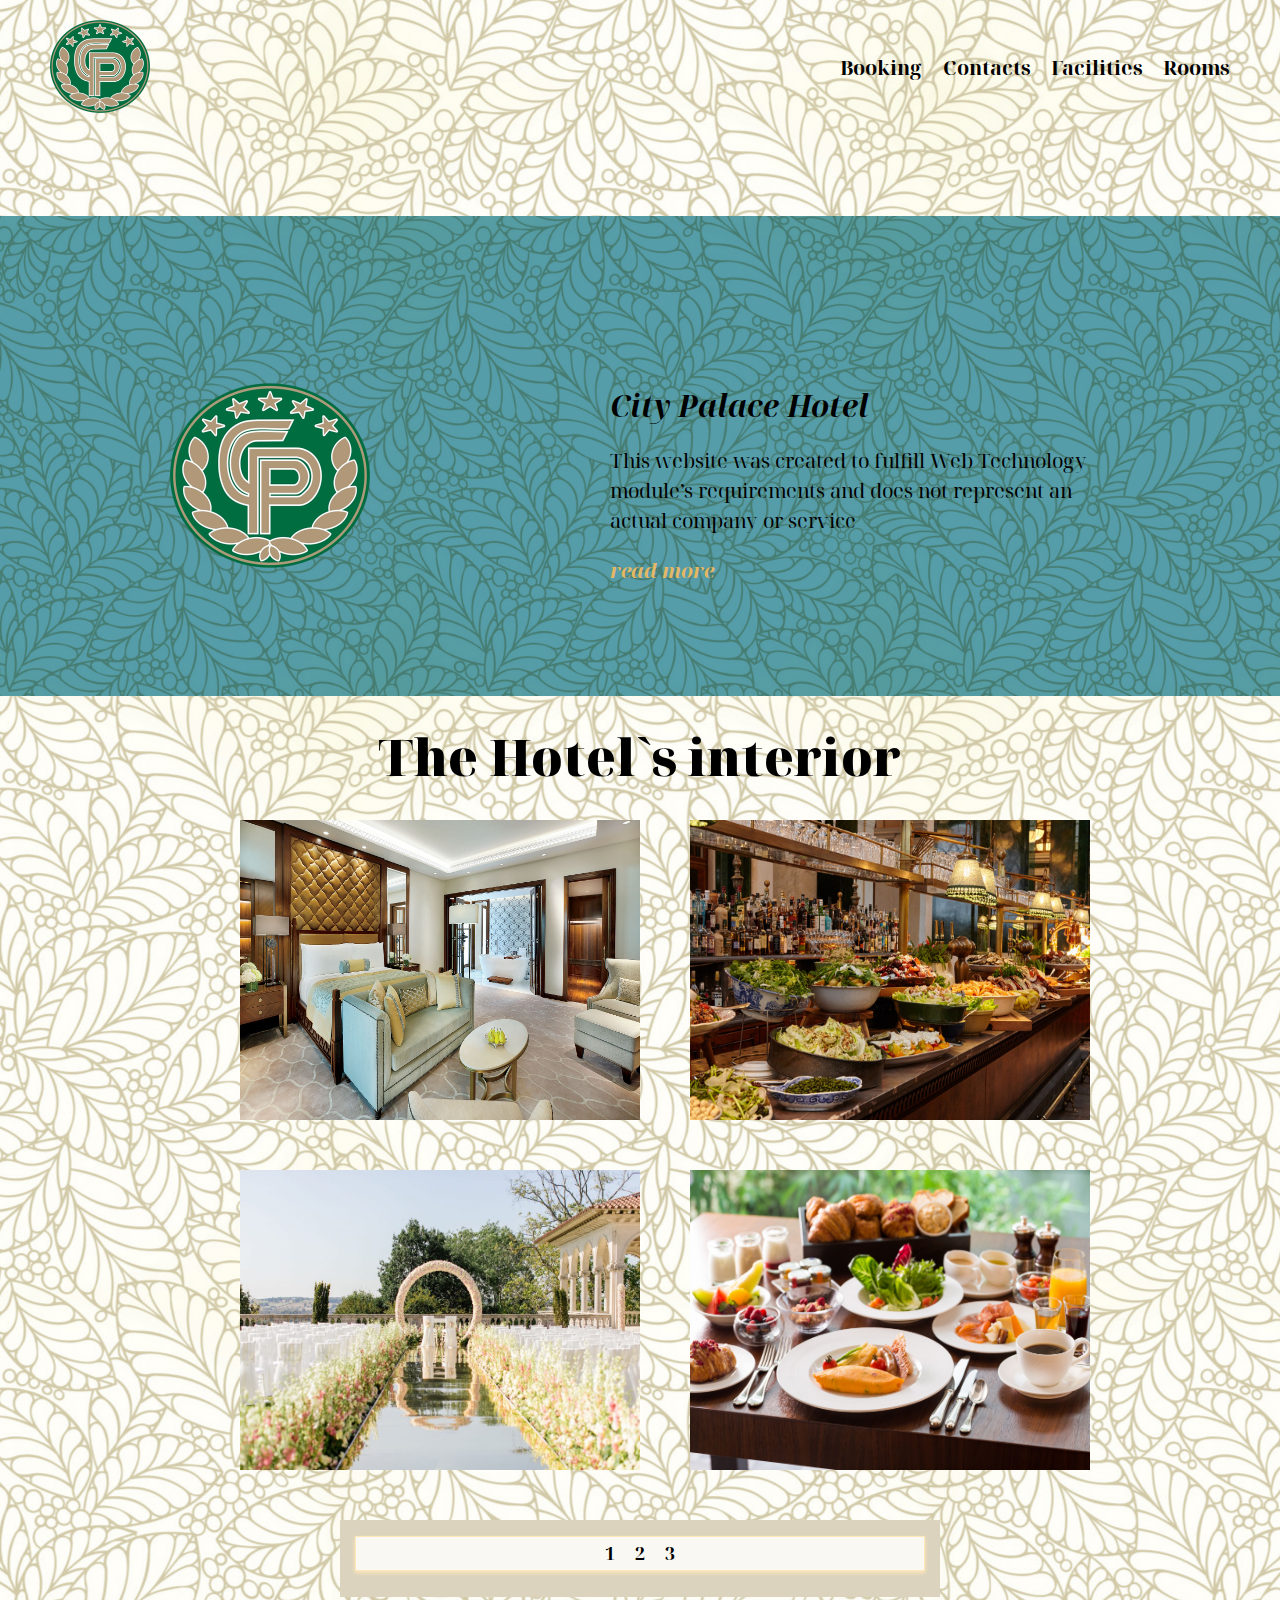
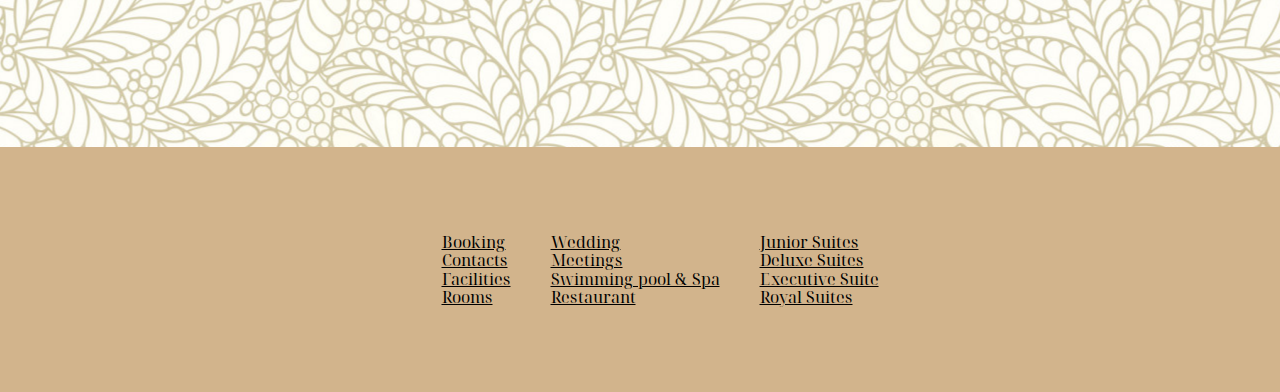
<file: index.html>
<!DOCTYPE html>
<html lang="en">
<head>
    <meta charset="UTF-8">
    <meta http-equiv="X-UA-Compatible" content="IE=edge">
    <meta name="viewport" content="width=device-width, initial-scale=1.0">
    <title>Home page</title>
    <link href="https://fonts.googleapis.com/css2?family=Noto+Serif+Display:ital,wght@0,400;0,700;0,900;1,400;1,900&display=swap" rel="stylesheet">
    <link rel="stylesheet" href="css/normalize.css">
    <link rel="stylesheet" href="css/styles.css">
    <link rel="stylesheet" href="css/tabs.css">
</head>
<body>
    <div class="header">
        <div class="wrapper">
            <div class="header_nav">
                <div class="nav">
                    <a href="index.html"><img class="logo" src="img/logo.png" alt=""></a>
                    <ul class="nav_items">
                        <li><a href="booking.html">Booking</a></li>
                        <li><a href="contacts.html">Contacts</a></li>
                        <li><a href="facilities.html">Facilities</a></li>
                        <li><a href="rooms.html">Rooms</a></li>
                    </ul>
                </div>
            </div>
        </div>
        <div class="text-block">
            <div class="wrapper">
                <div class="text-block_item">
                    <img src="img/logo.png" alt="">
                    <div class="text"><i><h2>City Palace Hotel</h2></i>
                        <p class="p">This website was created to fulfill Web Technology 
                          module’s requirements and does not represent an actual company or service</p>
                        <strong><i><a href="">read more</a></i></strong>
                    </div>
                    
                </div>
            </div>
        </div>
    </div>

    <h1>The Hotel`s interior</h1>
    <div class="home-content">
        <div class="wrapper">
            <div class="photo_gallery">
                <img src="img/deluxe suite.jpeg" alt="">
                <img src="img/food3.jpg" alt="">
                <img src="img/weeding2.jpg" alt="">
                <img src="img/break2.jpeg" alt="">
            </div>
        </div>
    </div>
      
    
    <div class="tabs-block">
        <div class="wrapper">
            <div class="tabss">
                <div class="container">

                    <div class="tabs">
                    <div id="content-1">
                        <img class='location'src="img/citypalaceindex.jpg" alt="">
                    </div>
                    <div id="content-2">
                        <img class='location'src="img/Otel-City-Palace-.jpg" alt="">
                    </div>
                    <div id="content-3">
                        <img class='location'src="img/ctp.jpg" alt="">
                    </div>
                
                    <div class="tabs__links">
                        <a href="#content-1">1</a>
                        <a href="#content-2">2</a>
                        <a href="#content-3">3</a>
                    </div>
                </div>
            
            </div>
        </div>
        </div>
        
    </div>
    
      </div>


    
    <footer>
        <div class="wrapper">
            <div class="footer">
                <ul class="f_nav_items">
                    <li><a href="booking.html">Booking</a></li>
                    <li><a href="contacts.html">Contacts</a></li>
                    <li><a href="facilities.html">Facilities</a></li>
                    <li><a href="rooms.html">Rooms</a></li>
                </ul>

                <ul>
                    <li><a href="facilities.html#content-1">Wedding</a></li>
                    <li><a href="facilities.html#content-2">Meetings</a></li>
                    <li><a href="facilities.html#content-3">Swimming pool & Spa</a></li>
                    <li><a href="facilities.html#content-4">Restaurant</a></li>
                </ul>

                <ul>
                    <li><a href="rooms.html#1">Junior Suites</a></li>
                    <li><a href="rooms.html#2">Deluxe Suites</a></li>
                    <li><a href="rooms.html#3">Executive Suite</a></li>
                    <li><a href="rooms.html#4">Royal Suites</a></li>
                </ul>

               
            </div>
            
        </div>
        
    </footer>
    
    
    

    
    
</body>
</html>
</file>
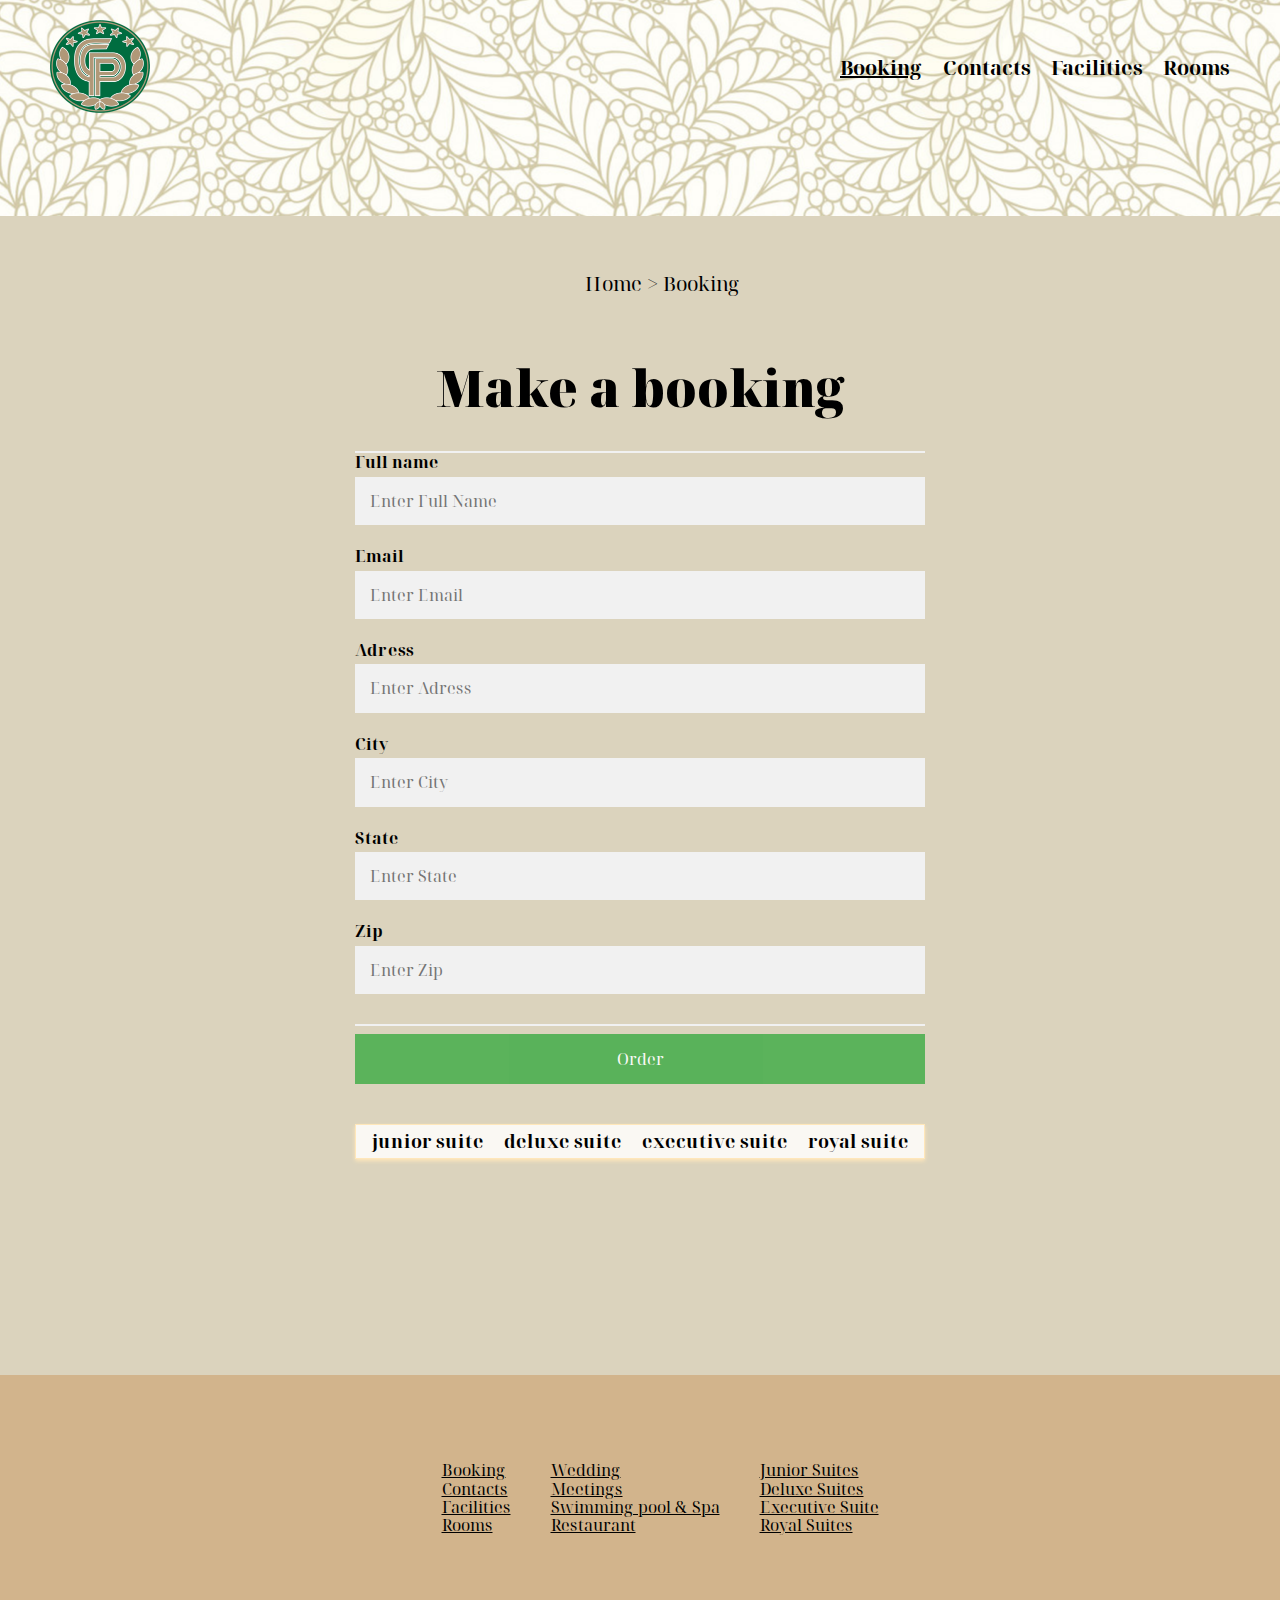
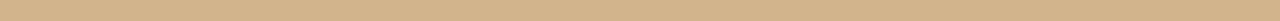
<file: booking.html>
<!DOCTYPE html>
<html lang="en">
<head>
	<meta charset="UTF-8">
    <meta http-equiv="X-UA-Compatible" content="IE=edge">
    <meta name="viewport" content="width=device-width, initial-scale=1.0">
    <title>Home page</title>
    <link href="https://fonts.googleapis.com/css2?family=Noto+Serif+Display:ital,wght@0,400;0,700;0,900;1,400;1,900&display=swap" rel="stylesheet">
    <link rel="stylesheet" href="css/normalize.css">
    <link rel="stylesheet" href="css/styles.css">
    <link rel="stylesheet" href="css/tabs.css">
</head>
    <body>
        <div class="header">
            <div class="wrapper">
                <div class="header_nav">
                    <div class="nav">
                        <a href="index.html"><img class="logo" src="img/logo.png" alt=""></a>
                        <ul class="nav_items">
                            <li><a href="booking.html" id='active_page'>Booking</a></li>
                            <li><a href="contacts.html">Contacts</a></li>
                            <li><a href="facilities.html">Facilities</a></li>
                            <li><a href="rooms.html">Rooms</a></li>
                        </ul>
                    </div>
                </div>
            </div>
        </div>


        <div class="booking">
			<div class="wrapper">

				<div class="page_nav">
					<ul>
						<li><a href="index.html">Home  ></a></li>
						<li><a href="booking.html">Booking</a></li>
					</ul>
				</div>

				<form action="#">
					<div class="container">
						<h1>Make a booking</h1>
						
						<hr>
						
						<label for="psw"><b>Full name</b></label>
						<input type="text" placeholder="Enter Full Name" name="psw" required>
			
						<label for="email"><b>Email</b></label>
						<input type="text" placeholder="Enter Email" name="email" required>
					
						<label for="psw"><b>Adress</b></label>
						<input type="text" placeholder="Enter Adress" name="psw" required>
					
						<label for="psw-repeat"><b>City</b></label>
						<input type="password" placeholder="Enter City" name="psw-repeat" required>
			
						<label for="email"><b>State</b></label>
						<input class='statezip' type="text" placeholder="Enter State" name="text" required>
			
						<label for="email"><b>Zip</b></label>
						<input class='statezip' type="text" placeholder="Enter Zip" name="text" required>
						<hr>
						
					
						<button type="submit" class="registerbtn">Order</button>
					</div>
                
                
            	</form>
    
		
				<div class="tabss">
						<div class="container">
			
							<div class="tabs">
							<div id="content-1">
								<h3>Junior suite</h3>
								<p>		commodious suites: 520sq ft (48m2)
									Complimentary Wi-Fi <br>
									24-hour room service</p>
								
							</div>
							<div id="content-2">
								<h3>Executive suite</h3>
								<p>	One bedroom and lounge: 860 sq ft (80m2)
									24-hour room service<br>
									Complimentary Wi-Fi</p>
							</div>
							<div id="content-3">
								<h3>Deluxe suite</h3>
								<p>One bedroom: 800 sq ft (74m2)<br>
									Around five-bedroom suites available<br>
									Complimentary Wi-Fi<br>
									24-hour room service</p>
							</div>
							<div id="content-4">
								<h3>Royal suite</h3>
								<p>One bedroom and lounge: 1000 sq ft (92m2)
									Complimentary Wi-Fi<br>
									24-hour room service<br>
									Interconnecting suites available</p>
							</div>
						
							<div class="tabs__links">
								<a href="#content-1">junior suite</a>
								<a href="#content-2">deluxe suite</a>
								<a href="#content-3">executive suite</a>
								<a href="#content-4">royal suite</a>
							</div>
							
						
						</div>
					</div>
				</div>
			</div>
        </div>
			
		<footer>
			<div class="wrapper">
				<div class="footer">
					<ul class="f_nav_items">
						<li><a href="booking.html">Booking</a></li>
						<li><a href="contacts.html">Contacts</a></li>
						<li><a href="facilities.html">Facilities</a></li>
						<li><a href="rooms.html">Rooms</a></li>
					</ul>
	
					<ul>
						<li><a href="facilities.html#content-1">Wedding</a></li>
						<li><a href="facilities.html#content-2">Meetings</a></li>
						<li><a href="facilities.html#content-3">Swimming pool & Spa</a></li>
						<li><a href="facilities.html#content-4">Restaurant</a></li>
					</ul>
	
					<ul>
						<li><a href="rooms.html#1">Junior Suites</a></li>
						<li><a href="rooms.html#2">Deluxe Suites</a></li>
						<li><a href="rooms.html#3">Executive Suite</a></li>
						<li><a href="rooms.html#4">Royal Suites</a></li>
					</ul>
	
					
				</div>
				
			</div>
			
		</footer>
        
    </body>
</html>
</file>
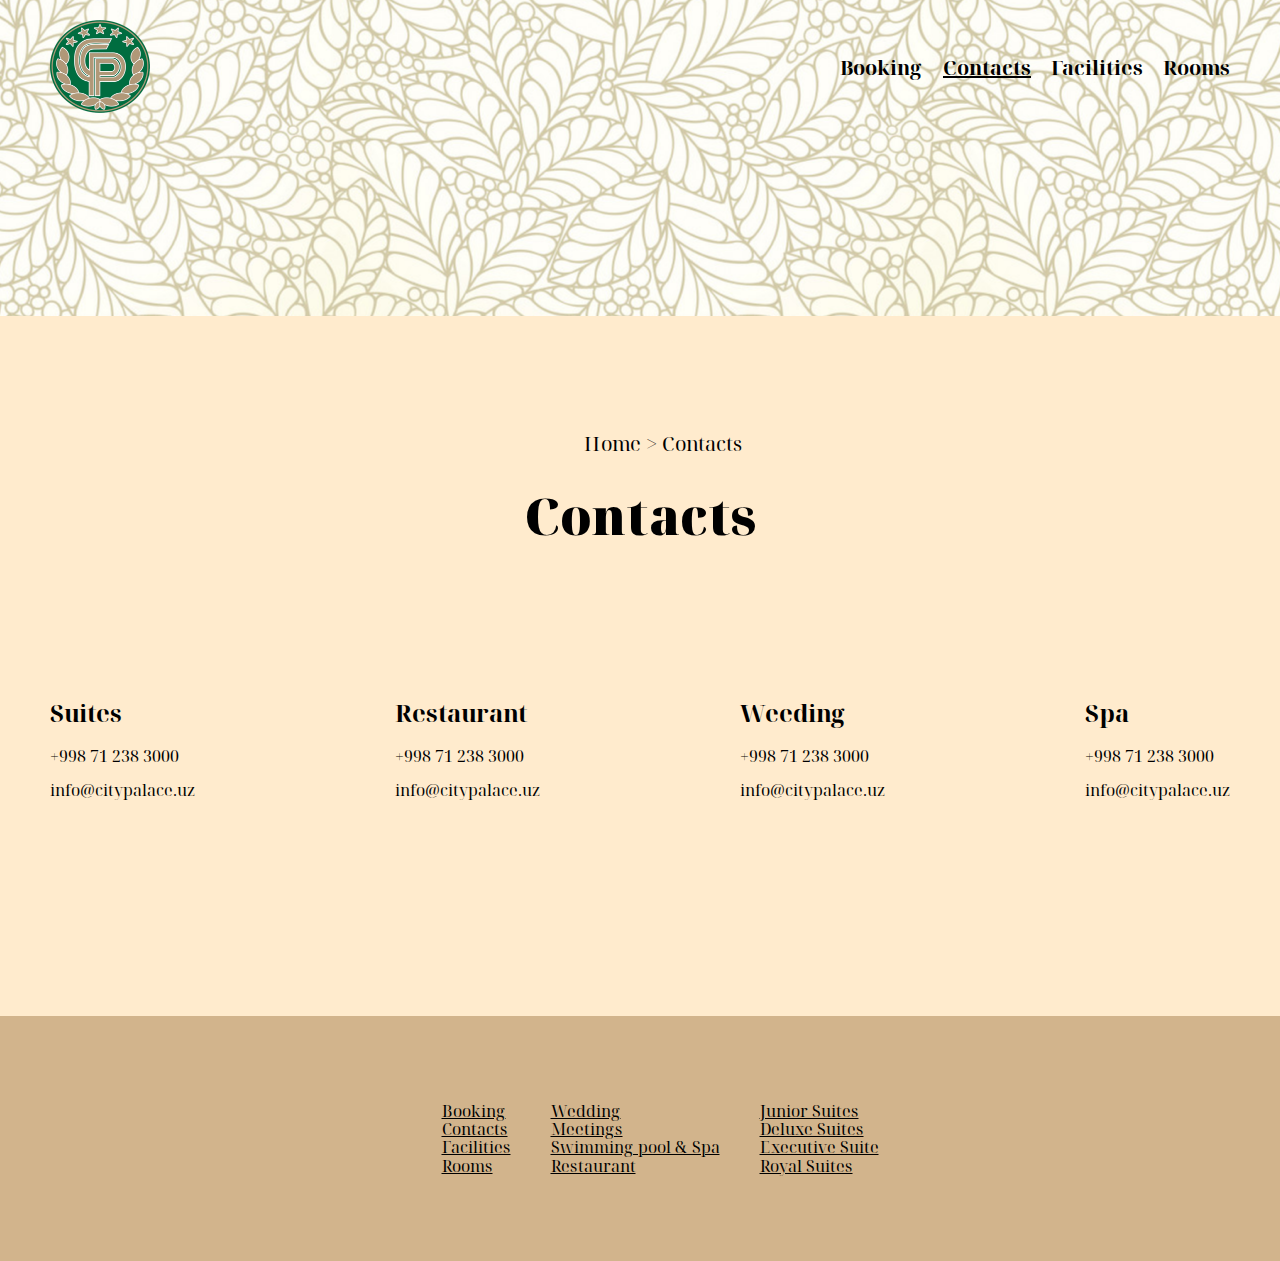
<file: contacts.html>
<!DOCTYPE html>
<html lang="en">
<head>
    <meta charset="UTF-8">
    <meta http-equiv="X-UA-Compatible" content="IE=edge">
    <meta name="viewport" content="width=device-width, initial-scale=1.0">
    <title>Home page</title>
    <link href="https://fonts.googleapis.com/css2?family=Noto+Serif+Display:ital,wght@0,400;0,700;0,900;1,400;1,900&display=swap" rel="stylesheet">
    <link rel="stylesheet" href="css/normalize.css">
    <link rel="stylesheet" href="css/styles.css">
    <link rel="stylesheet" href="css/tabs.css">
</head>
<body>
    <div class="header">
        <div class="wrapper">
            <div class="header_nav">
                <div class="nav">
                    <a href="index.html"><img class="logo" src="img/logo.png" alt=""></a>
                    <ul class="nav_items">
                        <li><a href="booking.html">Booking</a></li>
                        <li><a href="contacts.html" id='active_page'>Contacts</a></li>
                        <li><a href="facilities.html">Facilities</a></li>
                        <li><a href="rooms.html">Rooms</a></li>
                    </ul>
                </div>
            </div>
        </div>
    </div>

    <div class="contacts">
        <div class="wrapper">
            <div class="page_nav">
                <ul>
                    <li><a href="index.html">Home  ></a></li>
                    <li><a href="contacts.html">Contacts</a></li>
                </ul>
            </div>

            <h1>Contacts</h1>
            <div class="contact-box_upper">
                <div class="contacts-box">
                    <h2>Suites</h2>
                    <p> +998 71 238 3000
                        </p>
                    <p>info@citypalace.uz</p>
                </div>
                <div class="contacts-box">
                    <h2>Restaurant</h2>
                    <p> +998 71 238 3000</p>
                    <p> info@citypalace.uz</p>
                </div>
                <div class="contacts-box">
                    <h2>Weeding</h2>
                    <p> +998 71 238 3000</p>
                    <p>info@citypalace.uz</p>
                </div>
                <div class="contacts-box">
                    <h2>Spa</h2>
                    <p> +998 71 238 3000</p>
                    <p> info@citypalace.uz</p>
                </div>
            </div>
            
        </div>
    </div>

    <footer>
        <div class="wrapper">
            <div class="footer">
                <ul class="f_nav_items">
                    <li><a href="booking.html">Booking</a></li>
                    <li><a href="contacts.html">Contacts</a></li>
                    <li><a href="facilities.html">Facilities</a></li>
                    <li><a href="rooms.html">Rooms</a></li>
                </ul>

                <ul>
                    <li><a href="facilities.html#content-1">Wedding</a></li>
                    <li><a href="facilities.html#content-2">Meetings</a></li>
                    <li><a href="facilities.html#content-3">Swimming pool & Spa</a></li>
                    <li><a href="facilities.html#content-4">Restaurant</a></li>
                </ul>

                <ul>
                    <li><a href="rooms.html#1">Junior Suites</a></li>
                    <li><a href="rooms.html#2">Deluxe Suites</a></li>
                    <li><a href="rooms.html#3">Executive Suite</a></li>
                    <li><a href="rooms.html#4">Royal Suites</a></li>
                </ul>

               
            </div>
            
        </div>
        
    </footer>
</body>
</html>
</file>
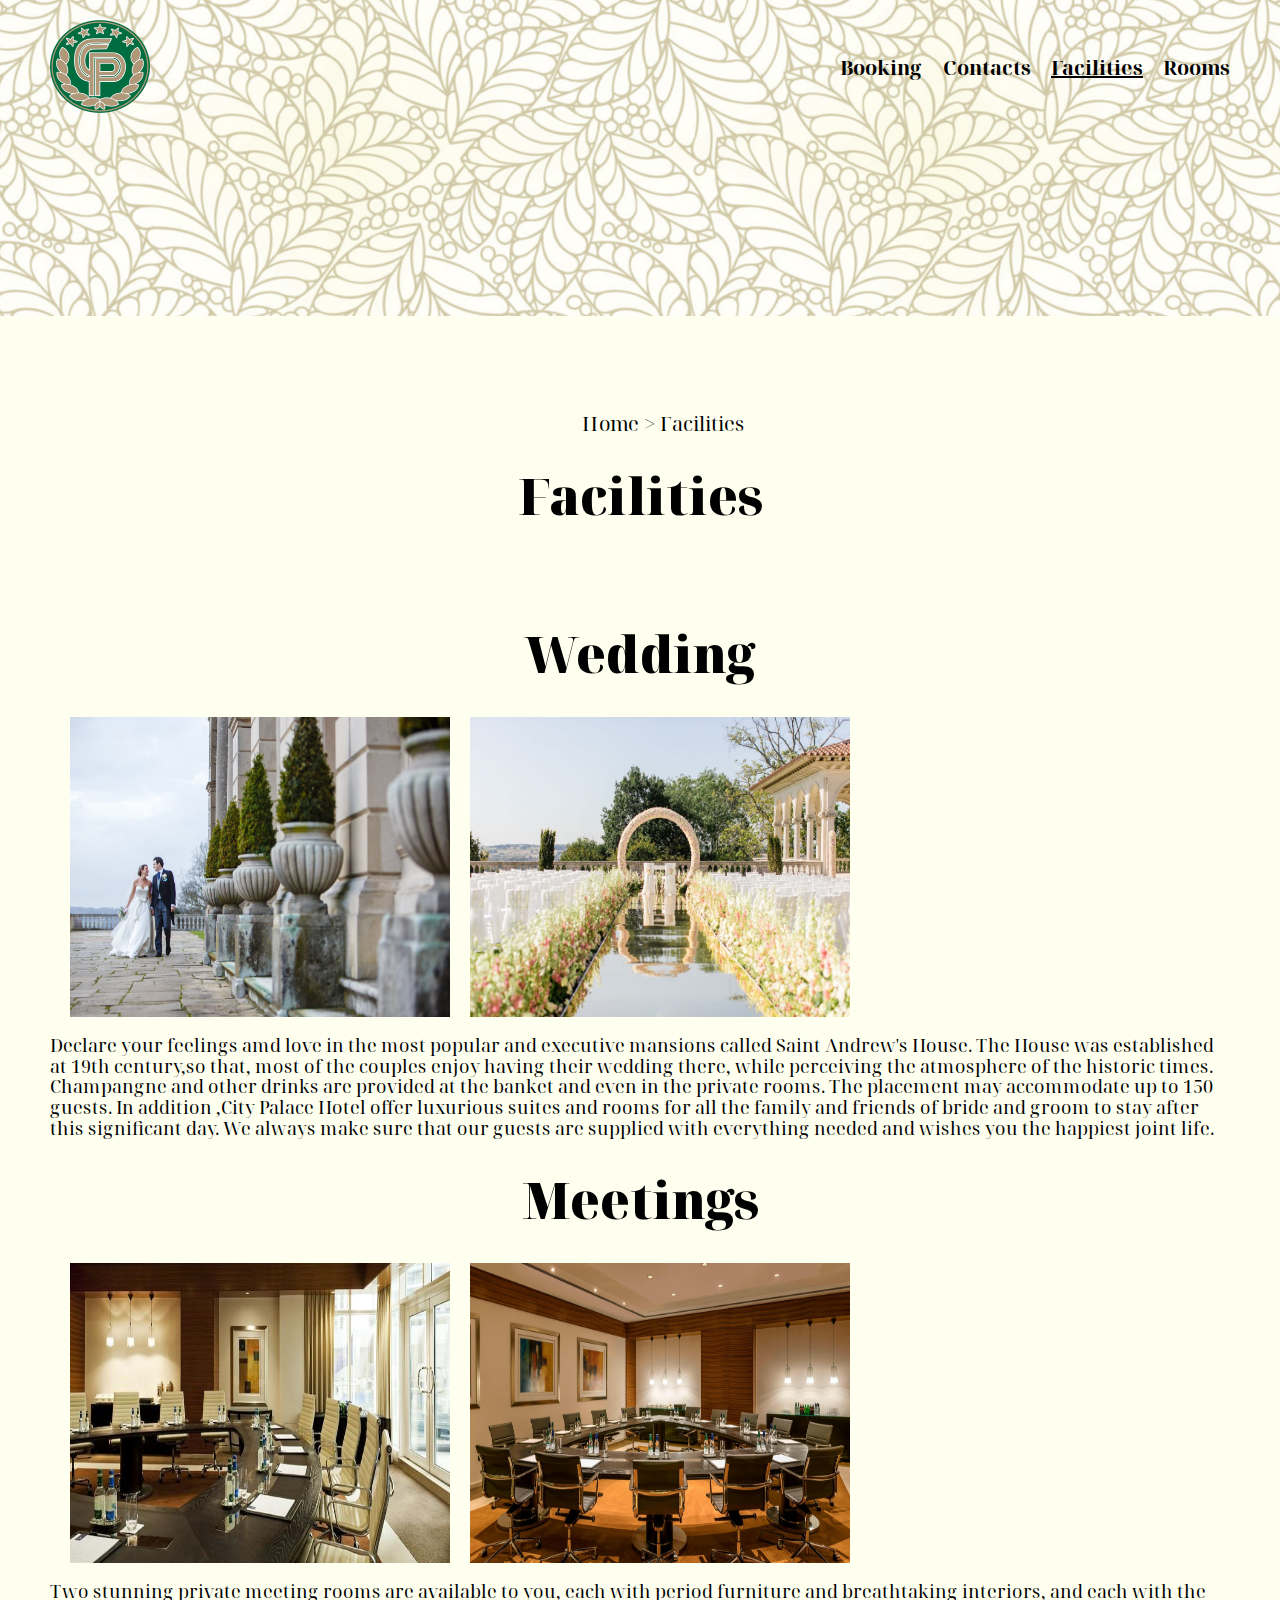
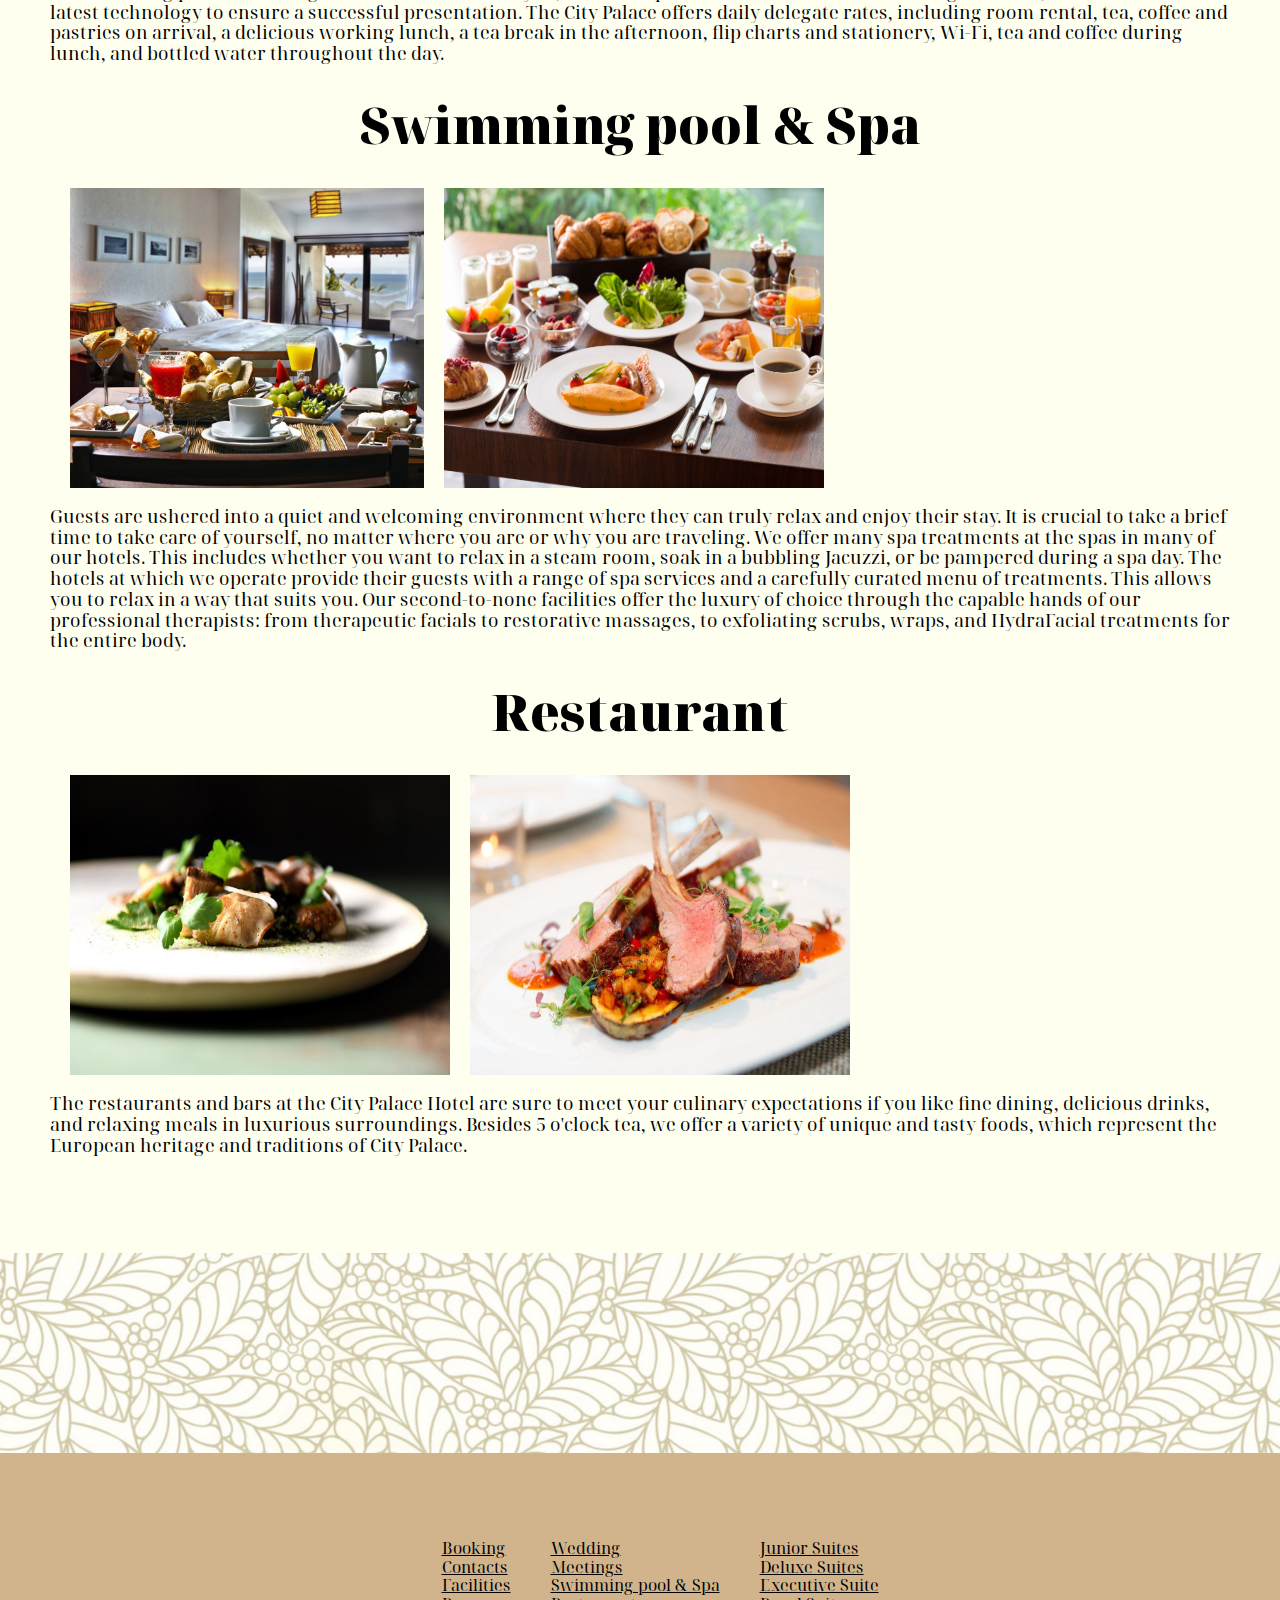
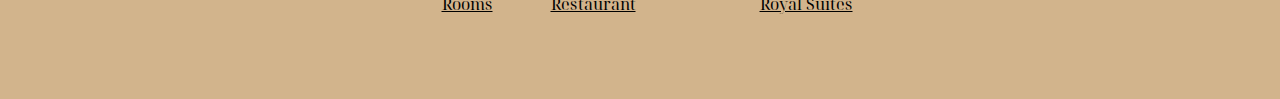
<file: facilities.html>
<!DOCTYPE html>
<html lang="en">
<head>
    <meta charset="UTF-8">
    <meta http-equiv="X-UA-Compatible" content="IE=edge">
    <meta name="viewport" content="width=device-width, initial-scale=1.0">
    <title>Home page</title>
    <link href="https://fonts.googleapis.com/css2?family=Noto+Serif+Display:ital,wght@0,400;0,700;0,900;1,400;1,900&display=swap" rel="stylesheet">
    <link rel="stylesheet" href="css/normalize.css">
    <link rel="stylesheet" href="css/styles.css">
    <link rel="stylesheet" href="css/tabs.css">
</head>
<body>
    <div class="header">
        <div class="wrapper">
            <div class="header_nav">
                <div class="nav">
                    <a href="index.html"><img class="logo" src="img/logo.png" alt=""></a>
                    <ul class="nav_items">
                        <li><a href="booking.html">Booking</a></li>
                        <li><a href="contacts.html">Contacts</a></li>
                        <li><a href="facilities.html" id='active_page'>Facilities</a></li>
                        <li><a href="rooms.html" >Rooms</a></li>
                    </ul>
                </div>
            </div>
        </div>
    </div>

    <div class="fac">
        <div class="wrapper">
            <div class="page_nav">
                <ul>
                    <li><a href="index.html">Home  ></a></li>
                    <li><a href="facilities.html">Facilities</a></li>
                </ul>
            </div>

                <h1 style="text-align: center; margin-bottom: 100px;">Facilities</h1>
            
                  <div id="content-1">
                    <h1>Wedding</h1>
                    <div class="fac-box">
                        <div class="gallery">
                            <img src="img/weeding1.jpg" alt="">
                            <img src="img/weeding2.jpg" alt="">
                        </div>
                        <p>Declare your feelings amd love in the most popular and executive mansions called Saint Andrew's House. The House was established at 19th century,so that, most of the couples enjoy having their wedding there, while perceiving the atmosphere of the historic times.
                            Champangne and other drinks are provided at the banket and even in the private rooms. The placement may accommodate up to 150 guests.
                            In addition ,City Palace Hotel offer luxurious suites and rooms for all the family and friends of bride and groom to stay after this significant day. We always make sure that our guests are supplied with everything needed and wishes you the happiest joint life.</p>
                       
                        
                    </div>
                  </div>
                  <div id="content-2">
                    <h1>Meetings</h1>
                    <div class="fac-box">
                        <div class="gallery">
                            <img src="img/meeting1.jpeg" alt="">
                            <img src="img/meeting2.jpg" alt="">
                            
                        </div>
                        <p>Two stunning private meeting rooms are available to you, each with period furniture and breathtaking interiors, and each with the latest technology to ensure a successful presentation.
                            The City Palace offers daily delegate rates, including room rental, tea, coffee and pastries on arrival, a delicious working lunch, a tea break in the afternoon, flip charts and stationery, Wi-Fi, tea and coffee during lunch, and bottled water throughout the day.</p>
                        
                    </div>
                  </div>
                  <div id="content-3">
                    <h1>Swimming pool & Spa</h1>
                    <div class="fac-box">
                        <div class="gallery">
                            <img src="img/break1.jpg" alt="">
                            <img src="img/break2.jpeg" alt="">
                            
                        </div>
                        <p>Guests are ushered into a quiet and welcoming environment where they can truly relax and enjoy their stay.
                            It is crucial to take a brief time to take care of yourself, no matter where you are or why you are traveling. We offer many spa treatments at the spas in many of our hotels. This includes whether you want to relax in a steam room, soak in a bubbling Jacuzzi, or be pampered during a spa day.
                           The hotels at which we operate provide their guests with a range of spa services and a carefully curated menu of treatments. This allows you to relax in a way that suits you. Our second-to-none facilities offer the luxury of choice through the capable hands of our professional therapists: from therapeutic facials to restorative massages, to exfoliating scrubs, wraps, and HydraFacial treatments for the entire body.</p>
                        
                        
                    </div>
                  </div>

                  <div id="content-4">
                    <h1>Restaurant</h1>
                    <div class="fac-box">
                        <div class="gallery">
                            <img src="img/food1.jpg" alt="">
                            <img src="img/food2.jpg" alt="">
                        </div>
                        <p>The restaurants and bars at the City Palace Hotel are sure to meet your culinary expectations if you like fine dining, delicious drinks, and relaxing meals in luxurious surroundings.
                            Besides 5 o'clock tea, we offer a variety of unique and tasty foods, which represent the European heritage and traditions of City Palace.</p>
                       
                    </div>
                  </div>
            
                  
            
              </div>
        
    </div>

    <footer>
        <div class="wrapper">
            <div class="footer">
                <ul class="f_nav_items">
                    <li><a href="booking.html">Booking</a></li>
                    <li><a href="contacts.html">Contacts</a></li>
                    <li><a href="facilities.html">Facilities</a></li>
                    <li><a href="rooms.html">Rooms</a></li>
                </ul>

                <ul>
                    <li><a href="facilities.html#content-1">Wedding</a></li>
                    <li><a href="facilities.html#content-2">Meetings</a></li>
                    <li><a href="facilities.html#content-3">Swimming pool & Spa</a></li>
                    <li><a href="facilities.html#content-4">Restaurant</a></li>
                </ul>

                <ul>
                    <li><a href="rooms.html#1">Junior Suites</a></li>
                    <li><a href="rooms.html#2">Deluxe Suites</a></li>
                    <li><a href="rooms.html#3">Executive Suite</a></li>
                    <li><a href="rooms.html#4">Royal Suites</a></li>
                </ul>

               
            </div>
            
        </div>
        
    </footer>
</body>
</html>
</file>
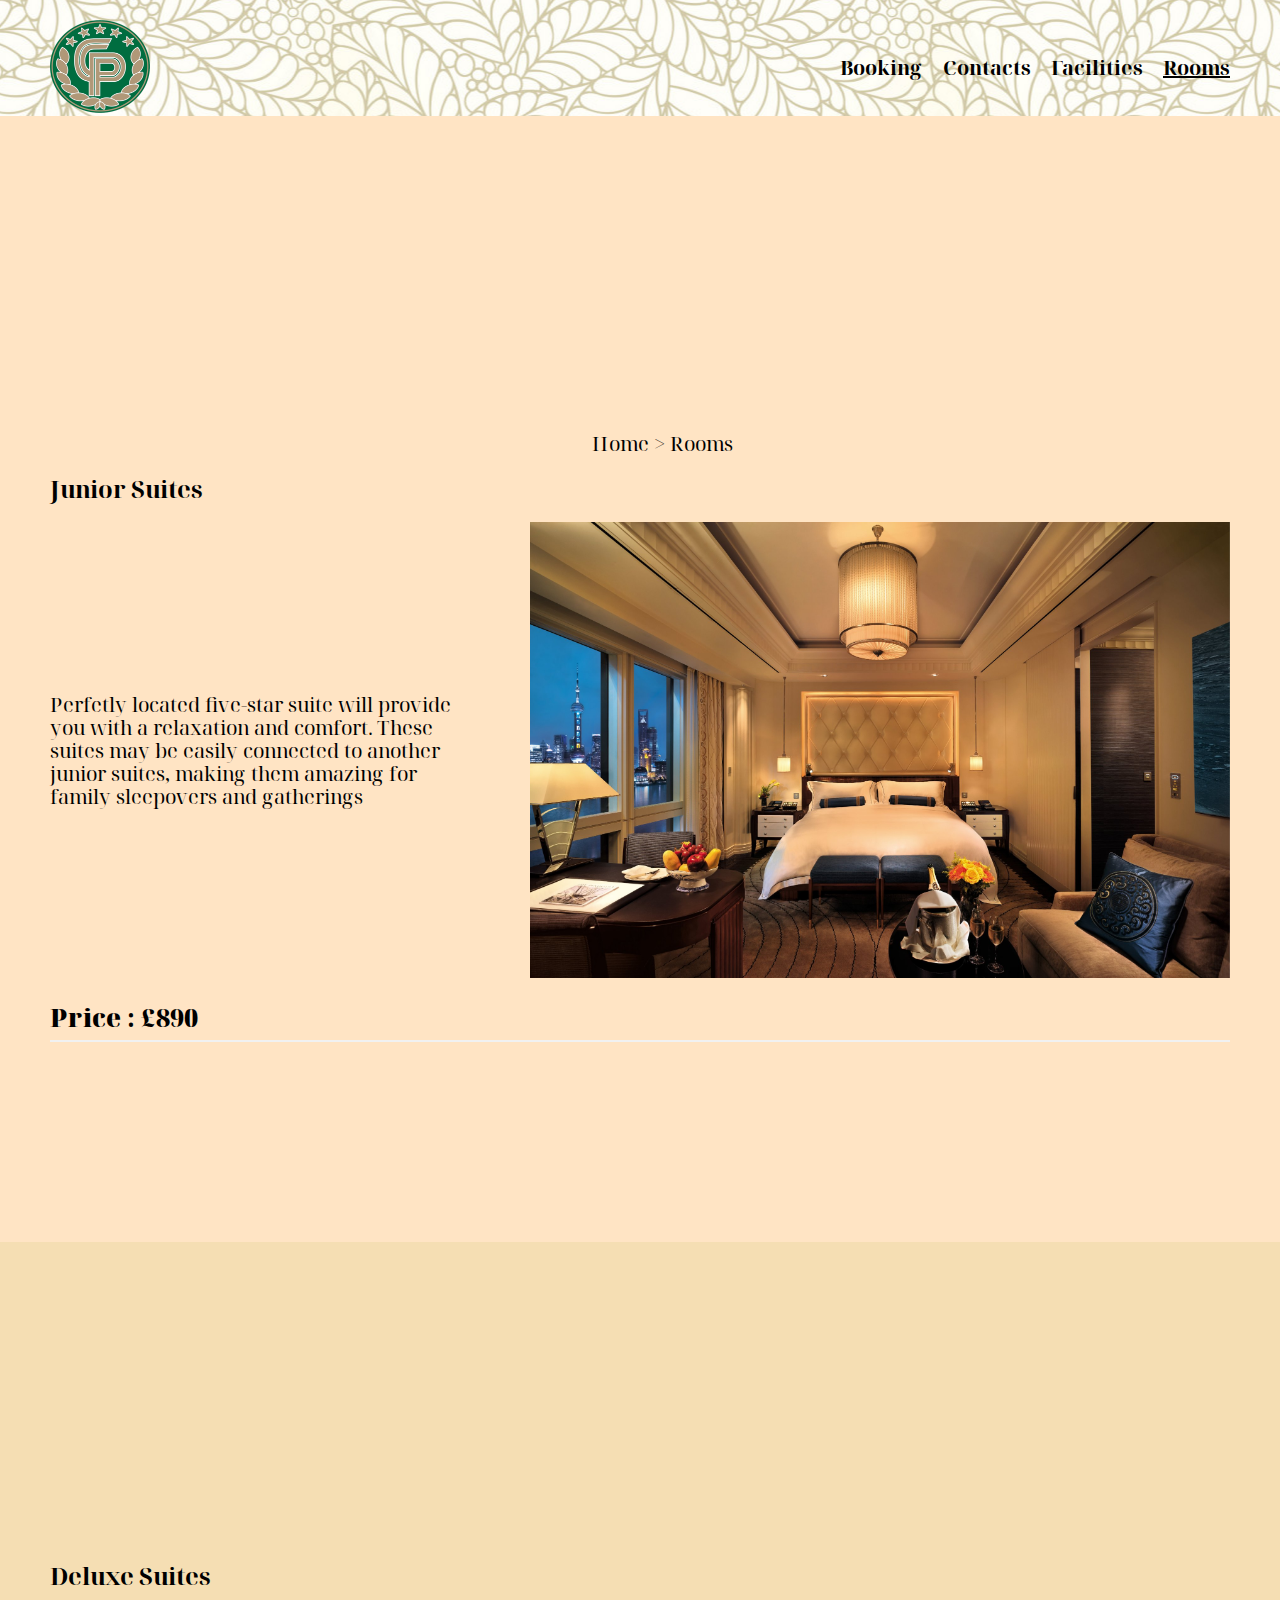
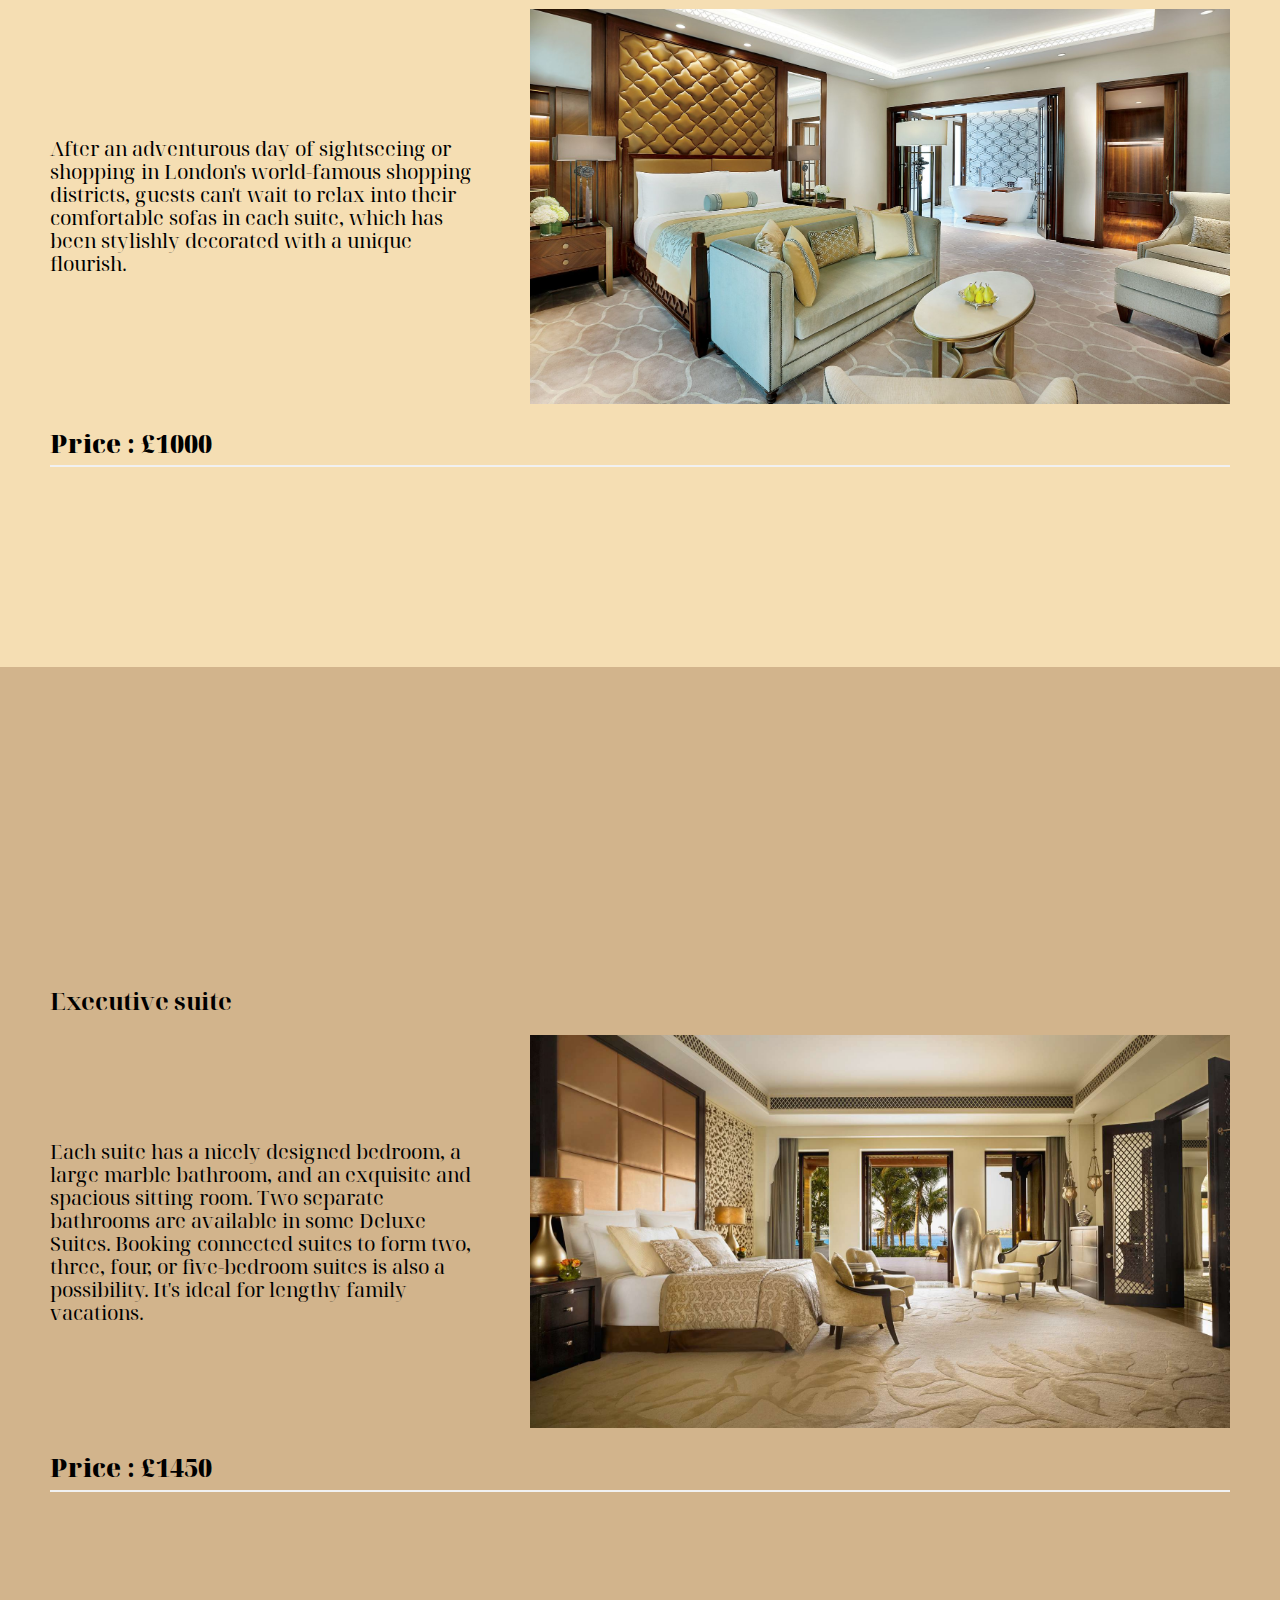
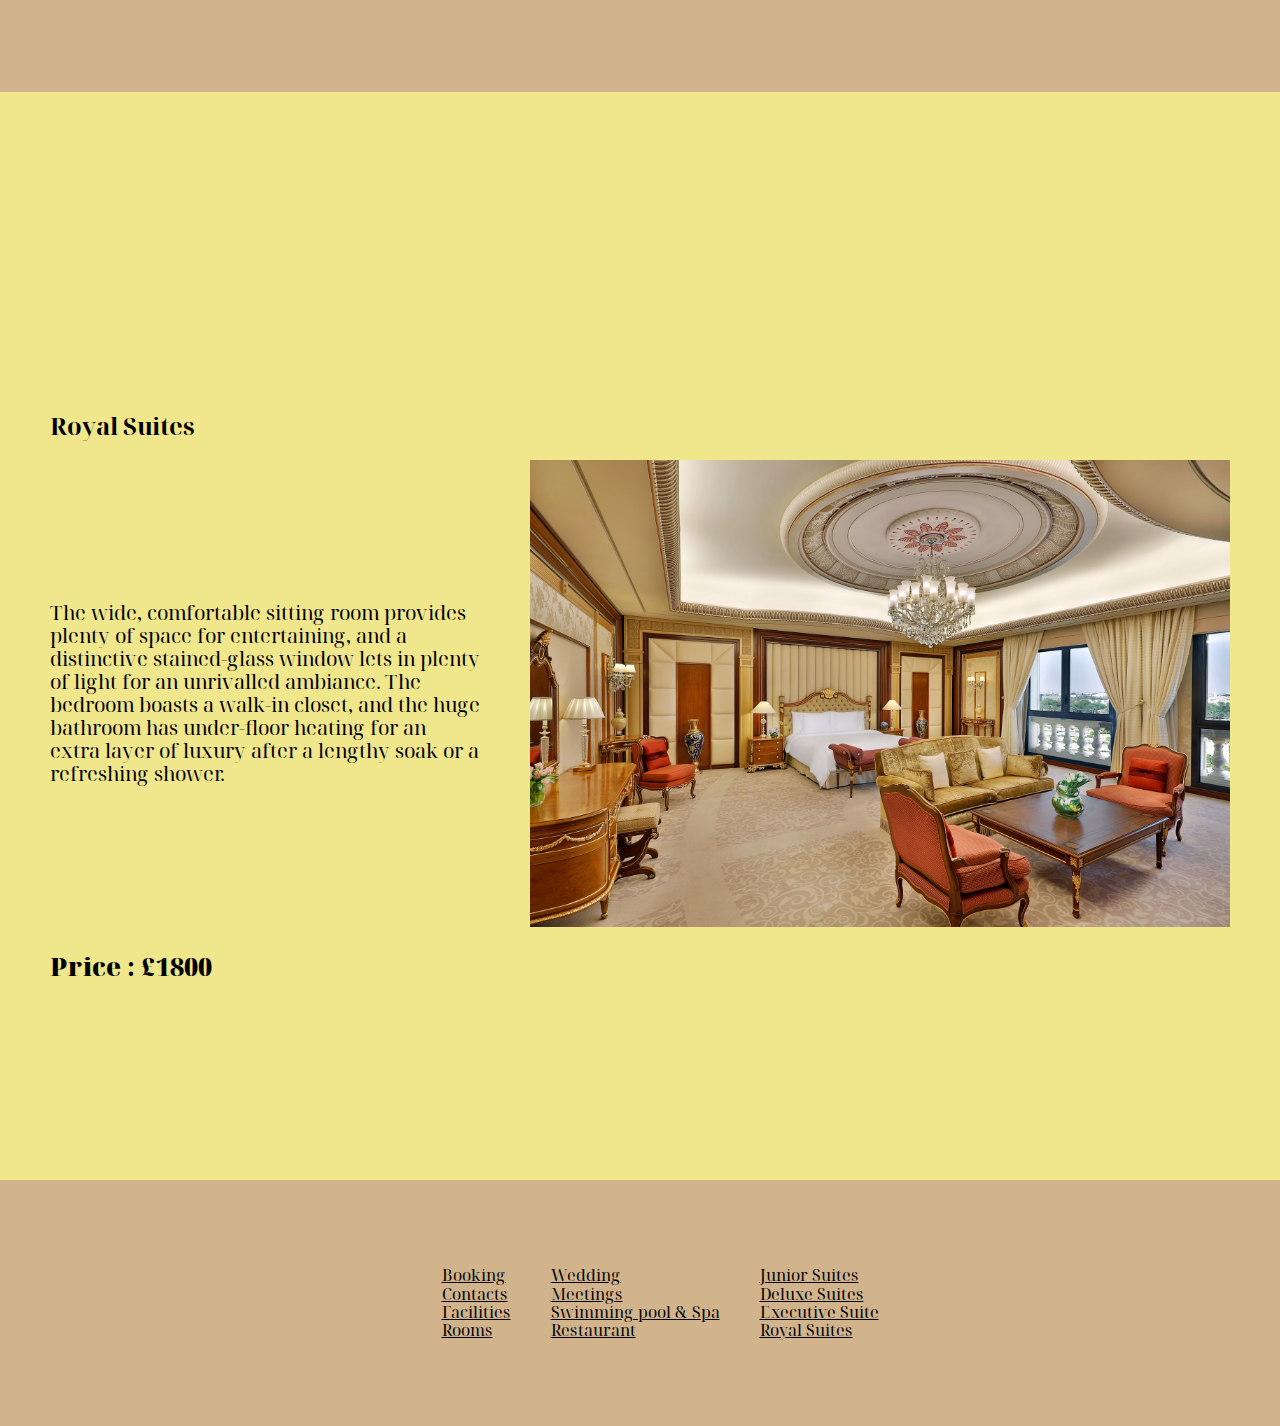
<file: rooms.html>
<!DOCTYPE html>
<html lang="en">
<head>
    <meta charset="UTF-8">
    <meta http-equiv="X-UA-Compatible" content="IE=edge">
    <meta name="viewport" content="width=device-width, initial-scale=1.0">
    <title>Home page</title>
    <link href="https://fonts.googleapis.com/css2?family=Noto+Serif+Display:ital,wght@0,400;0,700;0,900;1,400;1,900&display=swap" rel="stylesheet">
    <link rel="stylesheet" href="css/normalize.css">
    <link rel="stylesheet" href="css/styles.css">
    <link rel="stylesheet" href="css/tabs.css">
</head>
<body>
    <div class="header">
        <div class="wrapper">
            <div class="header_nav">
                <div class="nav">
                    <a href="index.html"><img class="logo" src="img/logo.png" alt=""></a>
                    <ul class="nav_items">
                        <li><a href="booking.html">Booking</a></li>
                        <li><a href="contacts.html">Contacts</a></li>
                        <li><a href="facilities.html">Facilities</a></li>
                        <li><a href="rooms.html" id='active_page'>Rooms</a></li>
                    </ul>
                </div>
            </div>
        </div>
    </div>

    <div class="rooms">
        <div class="room junior" id='1'>
            <div class="wrapper">
                <div class="page_nav">
					<ul>
						<li><a href="index.html">Home  ></a></li>
						<li><a href="rooms.html">Rooms</a></li>
					</ul>
				</div>
                <h2 class="room_header">Junior Suites</h2>
                <div class="room_box">
                    <p class="room_text">Perfetly located five-star suite will provide you with a relaxation and comfort. These suites may be easily connected to another junior suites, making them amazing for family sleepovers and gatherings</p>

                    <img class="room_pic" src="img/junior suite.jpg" alt="">
                </div>
               
                <p class="price">Price : £890</p>
                <hr>
            </div>
        </div>

        <div class="room deluxe" id='2'>
            <div class="wrapper">
                <h2 class="room_header">Deluxe Suites</h2>
                <div class="room_box">
                    <p class="room_text">After an adventurous day of sightseeing or shopping in London's world-famous shopping districts, guests can't wait to relax into their comfortable sofas in each suite, which has been stylishly decorated with a unique flourish.</p>

                    <img class="room_pic" src="img/deluxe suite.jpeg" alt="">
                </div>
                
                <p class="price">Price : £1000</p>
                <hr>
            </div>
           
        </div>
        <div class="room exclusive" id='3'>
            <div class="wrapper">
                <h2 class="room_header">Executive suite</h2>
                <div class="room_box">
                    <p class="room_text">Each suite has a nicely designed bedroom, a large marble bathroom, and an exquisite and spacious sitting room. Two separate bathrooms are available in some Deluxe Suites. 

                        Booking connected suites to form two, three, four, or five-bedroom suites is also a possibility. It's ideal for lengthy family vacations.</p>

                    <img class="room_pic" src="img/executive suite.jpg" alt="">
                </div>
                
                <p class="price">Price : £1450</p>
                <hr>
            </div>
            
        </div>
        <div class="room royal" id='4'>
            <div class="wrapper">
                <h2 class="room_header">Royal Suites</h2>
                <div class="room_box">
                    <p class="room_text">The wide, comfortable sitting room provides plenty of space for entertaining, and a distinctive stained-glass window lets in plenty of light for an unrivalled ambiance. 

                        The bedroom boasts a walk-in closet, and the huge bathroom has under-floor heating for an extra layer of luxury after a lengthy soak or a refreshing shower.</p>

                    <img class="room_pic" src="img/royal suite.jpeg" alt="">
                </div>
                
                <p class="price">Price : £1800</p>
            </div>
            
        </div>
    </div>

    <footer>
        <div class="wrapper">
            <div class="footer">
                <ul class="f_nav_items">
                    <li><a href="booking.html">Booking</a></li>
                    <li><a href="contacts.html">Contacts</a></li>
                    <li><a href="facilities.html">Facilities</a></li>
                    <li><a href="rooms.html">Rooms</a></li>
                </ul>

                <ul>
                    <li><a href="facilities.html#content-1">Wedding</a></li>
                    <li><a href="facilities.html#content-2">Meetings</a></li>
                    <li><a href="facilities.html#content-3">Swimming pool & Spa</a></li>
                    <li><a href="facilities.html#content-4">Restaurant</a></li>
                </ul>

                <ul>
                    <li><a href="rooms.html#1">Junior Suites</a></li>
                    <li><a href="rooms.html#2">Deluxe Suites</a></li>
                    <li><a href="rooms.html#3">Executive Suite</a></li>
                    <li><a href="rooms.html#4">Royal Suites</a></li>
                </ul>

            </div>
            
        </div>
        
    </footer>
       
   
</body>
</html>
</file>
<file: css/styles.css>
*,
*::before,
*::after {
    box-sizing: border-box;
}

body {
    background-color: #faf8f3;
    background-image: url('../img/bgc.JPG');
    background-position: center center;
    background-size: auto;
    font-family: 'Noto Serif Display', serif;
}

.wrapper {
    max-width: 1180px;
    margin: 0 auto;
}

.header{
    margin-top: 20px;
}

.nav {
    display: flex;
    justify-content: space-between;
    align-items: center;
}

.nav_items {
    display: flex;
    justify-content: space-around;
}

.nav_items > li {
    list-style: none;
    padding-left: 20px;
}

.nav_items > li:first-child {
    padding-left: 0;
}

.nav_items > li > a {
    text-decoration: none;
    color: black;
    font-weight: 700;
    font-size: 20px;
    transition: 0.2s;
}

.nav_items > li > a:hover {
    color: rgb(124, 124, 124);
}

.logo {
    max-width: 50%;
    height: auto;
}

.text-block{
    margin-top: 100px;
    background-image: url("../img/bgc.png");
    background-position: center center;
    background-size: contain;
    background-color: #2b5863;
    padding-bottom: 110px;
   
    
    
}

.text-block_item {
    padding-top: 150px;
    display: flex;
    justify-content: space-around;
    align-items: center;
}

.text {
    line-height: 30px;
    font-size: 20px;
    max-width: 500px;
}

.text > strong > i > a {
    text-decoration: none;
    color: #e4b864;
}

.slider {
    margin-top: 150px;
    margin-bottom: 150px;
}

.container {
    width: 700px;
    height: auto;
    margin: 0 auto;
}

.photo_gallery {
    display: grid;
    grid-template-columns: auto auto;
}
.photo_gallery>img {
    max-width: 400px;
    height: 300px;
    margin-left: 50px;
    margin-bottom: 50px;
}

.tabs-block {
    display: block;
}




h1 {
    text-align: center;
    font-size: 50px;
    font-weight: 900;
}

.container {
    padding: 16px;
    background-color: #dbd3bd;
}


input[type=text], input[type=password] {
    width: 100%;
    padding: 15px;
    margin: 5px 0 22px 0;
    display: inline-block;
    border: none;
    background: #f1f1f1;
}

input[type=text]:focus, input[type=password]:focus {
    background-color: #ddd;
    outline: none;
}


hr {
    border: 1px solid #f1f1f1;
    margin-bottom: 25px;
}


.registerbtn {
    background-color: #4CAF50;
    color: white;
    padding: 16px 20px;
    margin: 8px 0;
    border: none;
    cursor: pointer;
    width: 100%;
    opacity: 0.9;
}

.registerbtn:hover {
    opacity: 1;
}


a {
    color: dodgerblue;
}


.signin {
    background-color: #dbd3bd;
    text-align: center;
}

.statezip {
    display: inline;
}


.booking {
    display: flex; 
    justify-content: space-evenly;
    background-color: #dbd3bd;
    margin-top: 100px;
    align-items: center;
    padding: 40px;
}

.room {
   
    padding-top: 300px;
    padding-bottom: 200px;
}

.room_header {
    text-align: left;
}

.room_box {
    display: flex;
    justify-content: space-between;
    align-items: center;
    
}

.room_text {
    padding-right: 50px;
    font-size: 20px;
}

.room_pic {
    max-width: 700px;
}

.price {
    font-size: 25px;
    font-weight: 900;
    margin-bottom: 0;
}

hr {
    margin-bottom: 0;
}

.junior {
    background-color: #FFE4C4;
}

.deluxe {
    background-color: #F5DEB3;
}

.exclusive {
    background-color: #D2B48C;
}

.royal {
    background-color: #F0E68C;
}

.fac {
    margin-top: 200px;
    margin-bottom: 200px;
    background-color: #FFFFF0;
    padding-top: 80px;
    padding-bottom: 80px;
}

.fac-box>p {
    font-size: 18px;
}

.gallery>img {
    max-width: 400px;
    height: 300px;
    padding-left: 20px;
}

.contacts {
    margin-top: 200px;
    background-color: #FFEBCD;
    padding: 100px 0;
    padding-bottom: 200px;
}

.contact-box_upper {
    display: flex;
    justify-content: space-between;
}

.contacts-box {
    margin-top: 100px;
    text-align: left;
}

.location {
    width: 100%;
    height: 500px;
}

.home-content {
    display: flex;
    justify-content: center;
    
    
    
}

.tabss {
    
    margin: 0;
}


.gallery {
    display: flex;
    justify-content: left;
}

.social-media {
    margin-top: 70px;
    text-align: center;
    font-size: 30px;
    
}

.social-media>a {
    padding-left: 15px;
}

.social-media>a:first-child{
    padding-left: 0;
}

.fa-facebook{
    color: rgba(33, 33, 184, 0.856);
}

.fa-twitter {
    color: cornflowerblue;
}

.fa-youtube{
    color: red;
}

.fa-instagram{
    color: palevioletred;
}

.footer {
    display: flex;
    justify-content: center;
    padding: 70px;
    align-items: center;
}

.footer>ul>li {
    list-style-type: none;
}

.footer>ul>li>a {
    color: black;
}

.footer_social-media {
    margin-left: 40px;
    font-size: 20px;
}

.footer_social-media>a>i{
    color: black;
}

footer {
    background-color: #D2B48C;
}

#active_page {
    text-decoration: underline;
}

.page_nav > ul {
    display: flex;
    justify-content: center;
}

.page_nav > ul > li {
    list-style: none;
    padding-left: 5px;
}

.page_nav > ul > li > a {
    text-decoration: none;
    color: black;
    font-size: 20px;
    transition: 0.2s;
}

.page_nav > ul > li > a:hover {
    color:rgb(138, 138, 138);
}


@media (max-width: 1200px){
    .nav {
        display: flex;
        flex-direction: column;
    }
    .wrapper {
        max-width: 600px;
    }
    .text-block_item>img {
        display: none;
    }
    .home-content {
        display: block;
    }
    .photo_gallery{
        display: block;
    }
    .photo_gallery>img {
        max-width: 400px;
        height: auto;
        display: inline;
        margin-bottom: 50px;
        margin-left: auto;
    }
    .contact-box_upper {
        display: block;
    }
    .contacts-box {
        text-align: center;
        font-size: 1.5em;
    }
    .gallery {
        display: block;
        
    }
    .gallery>img {
        max-width: 400px;
    }
    .fac-box>p {
        font-size: 1.5em;
    }
    .room_box {
        display: block;
    }
    .room_pic {
        max-width: 500px;
    }
    .footer {
        font-size: 1.5em;
        display: block;
    }
    .nav_items {
        font-size: 1.5em;
    }
    
}



@media screen and (max-width: 800px){
    .wrapper{
        max-width: 700px;
    }
    .tabs-block {
        display: none;
    }
    .photo_gallery>img {
        max-width: 300px;
        margin-left: 50px;
    }
    .nav_items {
        display: block;
    }
    .gallery>img {
        max-width: 300px;
    }
}
</file>
<file: css/tabs.css>
.container {
    max-width: 600px;
    margin-left: auto;
    margin-right: auto;
    padding-left: 15px;
    padding-right: 15px;
  }

  .tabs {
    display: flex;
    flex-direction: column;
  }

  .tabs__links {
    display: flex;
    width: 100%;
    overflow-x: auto;
    overflow-y: hidden;
    margin-left: auto;
    margin-right: auto;
    margin-bottom: 10px;
    order: 0;
    white-space: nowrap;
    background-color: #faf8f3;
    border: 1px solid #ffe7ba;
    box-shadow: 0 2px 4px 0 #ffe7ba;
    justify-content: center;
  }

  .tabs__links>a {
    display: inline-block;
    text-decoration: none;
    padding: 6px 10px;
    text-align: center;
    color: #000;
    transition: 0.2s;
    font-weight: 700;
    font-size: 18px;
  }

  .tabs__links>a:hover {
    background-color: #e4b864;
  }

  .tabs>#content-1:target~.tabs__links>a[href="#content-1"],
  .tabs>#content-2:target~.tabs__links>a[href="#content-2"],
  .tabs>#content-3:target~.tabs__links>a[href="#content-3"],
  .tabs>#content-4:target~.tabs__links>a[href="#content-4"] {
    background-color: #e4b864;
    cursor: default;
  }

  .tabs>div:not(.tabs__links) {
    display: none;
    order: 1;
  }

  .tabs>div:target {
    display: block;
  }
.tabss {
    margin-bottom: 150px;
}
</file>
